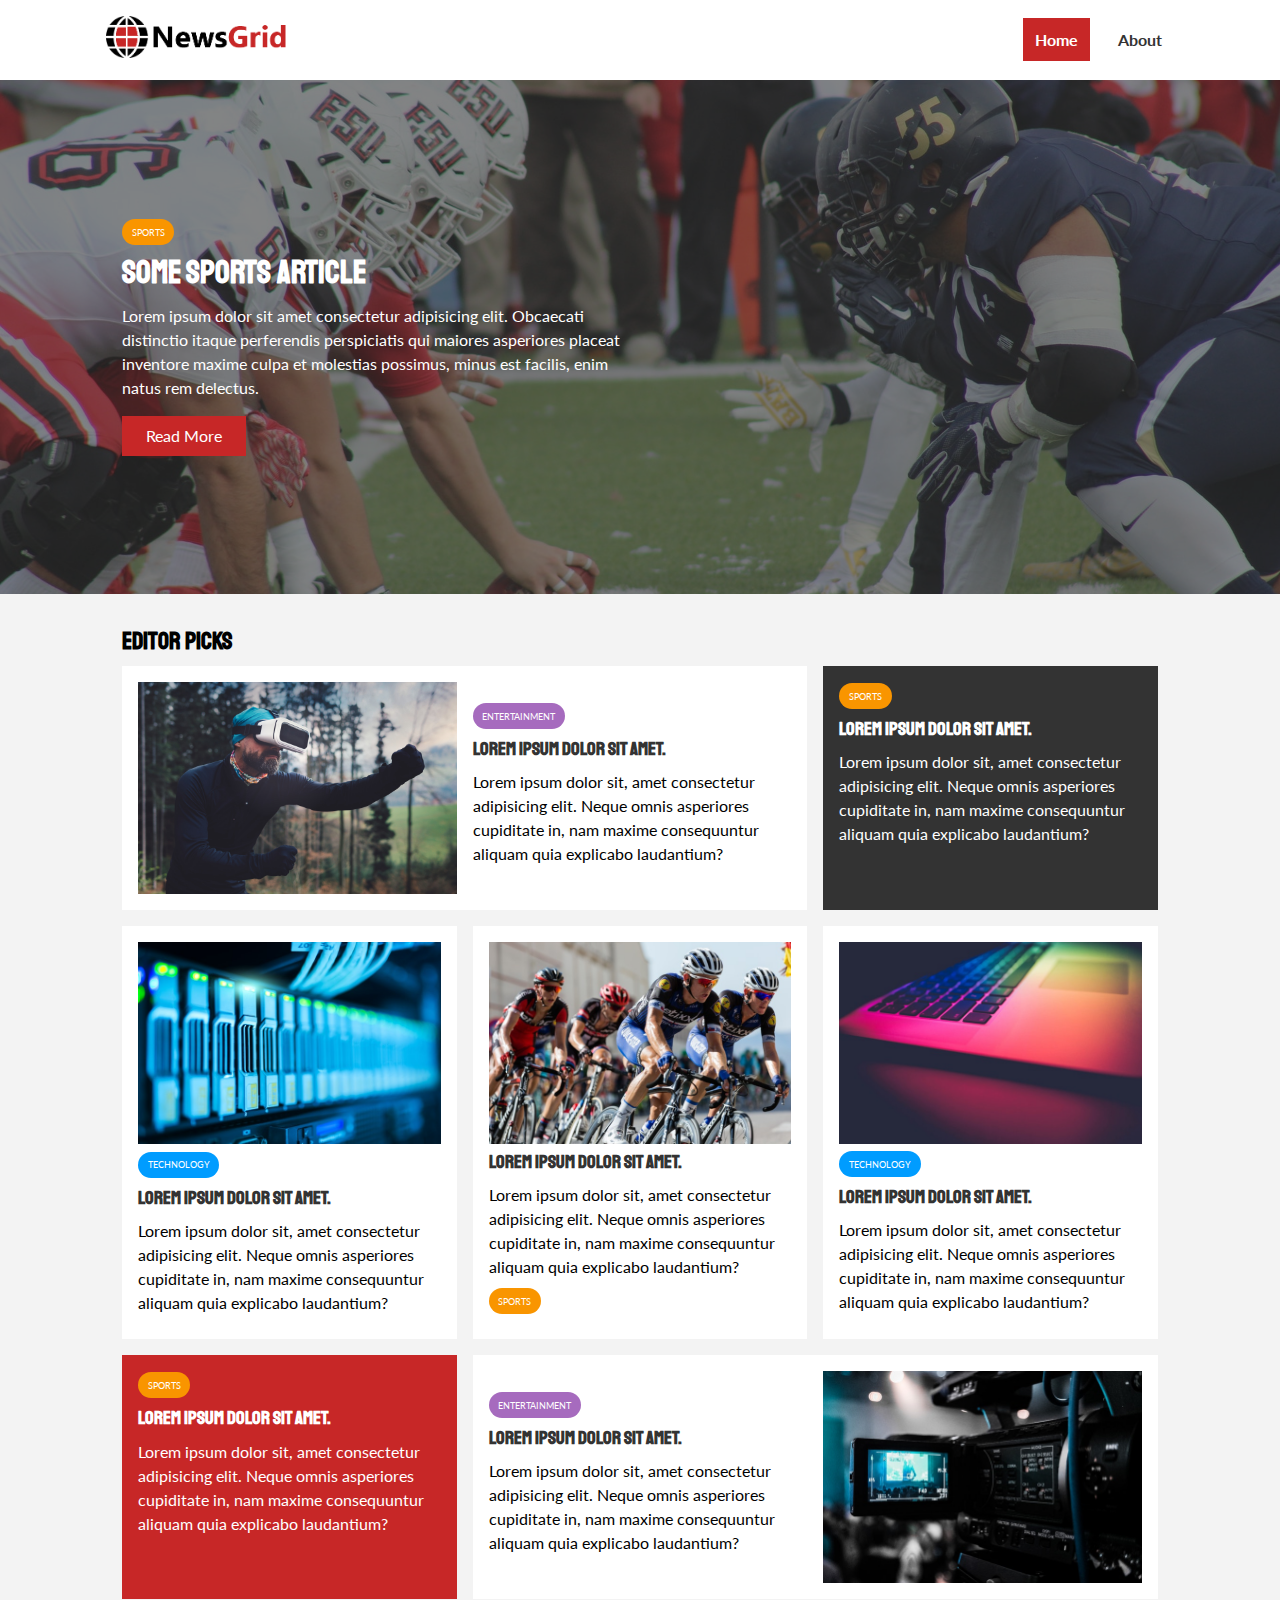
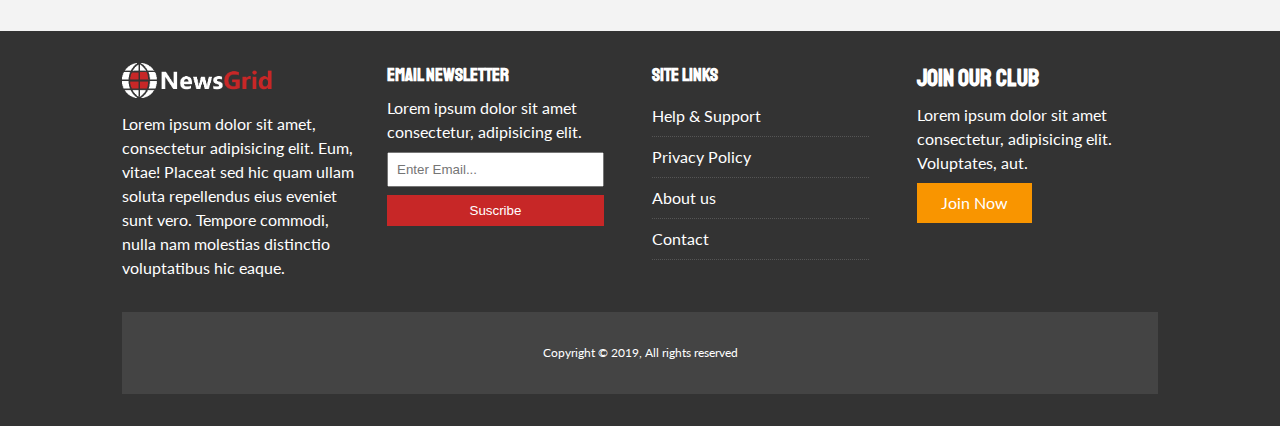
<file: index.html>
<!DOCTYPE html>
<html lang="en">
  <head>
    <meta charset="UTF-8" />
    <meta http-equiv="X-UA-Compatible" content="IE=edge" />
    <meta name="viewport" content="width=device-width, initial-scale=1.0" />
    <link
      rel="stylesheet"
      href="https://cdnjs.cloudflare.com/ajax/libs/font-awesome/6.1.1/css/all.min.css"
      integrity="sha512-KfkfwYDsLkIlwQp6LFnl8zNdLGxu9YAA1QvwINks4PhcElQSvqcyVLLD9aMhXd13uQjoXtEKNosOWaZqXgel0g=="
      crossorigin="anonymous"
      referrerpolicy="no-referrer"
    />
    <link rel="preconnect" href="https://fonts.googleapis.com" />
    <link rel="preconnect" href="https://fonts.gstatic.com" crossorigin />
    <link
      href="https://fonts.googleapis.com/css2?family=Lato:wght@400;700;900&family=Staatliches&display=swap"
      rel="stylesheet"
    />
    <link rel="stylesheet" href="css/style.css" />
    <link
      rel="stylesheet"
      media="screen and (max-width: 768px)"
      href="css/mobile.css"
    />
    <link rel="shortcut icon" type="image/x-icon" href="favicon.ico" />

    <title>NewsGrid | Latest News</title>
  </head>
  <body>
    <nav id="main-nav">
      <div class="container">
        <a href="index.html"
          ><img src="img/logo.png" alt="NewsGrid" class="logo"
        /></a>
        <div class="social">
          <a target="_blank" href="https://facebook.com"
            ><i class="fab fa-facebook fa-2x"></i
          ></a>
          <a target="_blank" href="https://twitter.com"
            ><i class="fab fa-twitter fa-2x"></i
          ></a>
          <a target="_blank" href="https://instagram.com"
            ><i class="fab fa-instagram fa-2x"></i
          ></a>
          <a target="_blank" href="https://youtube.com"
            ><i class="fab fa-youtube fa-2x"></i
          ></a>
        </div>
        <ul>
          <li><a class="current" href="index.html">Home</a></li>
          <li><a href="about.html">About</a></li>
        </ul>
      </div>
    </nav>

    <!-- Showcase -->
    <header id="showcase">
      <div class="container">
        <div class="showcase-container">
          <div class="showcase-content">
            <div class="category category-sports">Sports</div>
            <h1>Some Sports Article</h1>
            <p>
              Lorem ipsum dolor sit amet consectetur adipisicing elit. Obcaecati
              distinctio itaque perferendis perspiciatis qui maiores asperiores
              placeat inventore maxime culpa et molestias possimus, minus est
              facilis, enim natus rem delectus.
            </p>
            <a href="article.html" class="btn btn-primary">Read More</a>
          </div>
        </div>
      </div>
    </header>

    <!-- Home articles -->
    <section id="home-articles" class="py-2">
      <div class="container">
        <h2>Editor Picks</h2>
        <div class="articles-container">
          <!-- Article #1 -->
          <article class="card">
            <img src="./img/articles/ent1.jpg" alt="" />
            <div>
              <div class="category category-ent">Entertainment</div>
              <h3>
                <a href="article.html">Lorem ipsum dolor sit amet.</a>
              </h3>
              <p>
                Lorem ipsum dolor sit, amet consectetur adipisicing elit. Neque
                omnis asperiores cupiditate in, nam maxime consequuntur aliquam
                quia explicabo laudantium?
              </p>
            </div>
          </article>

          <!-- Article #2 -->
          <article class="card bg-dark">
            <div class="category category-sports">Sports</div>
            <h3>
              <a href="article.html">Lorem ipsum dolor sit amet.</a>
            </h3>
            <p>
              Lorem ipsum dolor sit, amet consectetur adipisicing elit. Neque
              omnis asperiores cupiditate in, nam maxime consequuntur aliquam
              quia explicabo laudantium?
            </p>
          </article>

          <!-- Article #3 -->
          <article class="card">
            <img src="./img/articles/tech1.jpg" alt="" />
            <div>
              <div class="category category-tech">Technology</div>
              <h3>
                <a href="article.html">Lorem ipsum dolor sit amet.</a>
              </h3>
              <p>
                Lorem ipsum dolor sit, amet consectetur adipisicing elit. Neque
                omnis asperiores cupiditate in, nam maxime consequuntur aliquam
                quia explicabo laudantium?
              </p>
            </div>
          </article>

          <!-- Article #4 -->
          <article class="card">
            <img src="./img/articles/sports1.jpg" alt="" />
            <div>
              <h3>
                <a href="article.html">Lorem ipsum dolor sit amet.</a>
              </h3>
              <p>
                Lorem ipsum dolor sit, amet consectetur adipisicing elit. Neque
                omnis asperiores cupiditate in, nam maxime consequuntur aliquam
                quia explicabo laudantium?
              </p>
              <div class="category category-sports">Sports</div>
            </div>
          </article>

          <!-- Article #5 -->
          <article class="card">
            <img src="./img/articles/tech2.jpg" alt="" />
            <div>
              <div class="category category-tech">Technology</div>
              <h3>
                <a href="article.html">Lorem ipsum dolor sit amet.</a>
              </h3>
              <p>
                Lorem ipsum dolor sit, amet consectetur adipisicing elit. Neque
                omnis asperiores cupiditate in, nam maxime consequuntur aliquam
                quia explicabo laudantium?
              </p>
            </div>
          </article>

          <!-- Article #6 -->
          <article class="card bg-primary">
            <div class="category category-sports">Sports</div>
            <h3>
              <a href="article.html">Lorem ipsum dolor sit amet.</a>
            </h3>
            <p>
              Lorem ipsum dolor sit, amet consectetur adipisicing elit. Neque
              omnis asperiores cupiditate in, nam maxime consequuntur aliquam
              quia explicabo laudantium?
            </p>
          </article>

          <!-- Article #7 -->
          <article class="card">
            <div>
              <div class="category category-ent">Entertainment</div>
              <h3>
                <a href="article.html">Lorem ipsum dolor sit amet.</a>
              </h3>
              <p>
                Lorem ipsum dolor sit, amet consectetur adipisicing elit. Neque
                omnis asperiores cupiditate in, nam maxime consequuntur aliquam
                quia explicabo laudantium?
              </p>
            </div>
            <img src="./img/articles/ent2.jpg" alt="" />
          </article>
        </div>
      </div>
    </section>

    <!-- Footer -->
    <footer id="main-footer" class="py-2">
      <div class="container footer-container">
        <!-- Column #1 -->
        <div>
          <img src="./img/logo_light.png" alt="NewsGrid" />
          <p>
            Lorem ipsum dolor sit amet, consectetur adipisicing elit. Eum,
            vitae! Placeat sed hic quam ullam soluta repellendus eius eveniet
            sunt vero. Tempore commodi, nulla nam molestias distinctio
            voluptatibus hic eaque.
          </p>
        </div>

        <!-- Column #2 -->
        <div>
          <h3>Email Newsletter</h3>
          <p>Lorem ipsum dolor sit amet consectetur, adipisicing elit.</p>
          <form action="">
            <input type="email" placeholder="Enter Email..." />
            <input type="submit" value="Suscribe" class="btn btn-primary" />
          </form>
        </div>

        <!-- Column #3 -->
        <div>
          <h3>Site Links</h3>
          <ul class="list">
            <li><a href="#">Help & Support</a></li>
            <li><a href="#">Privacy Policy</a></li>
            <li><a href="#">About us</a></li>
            <li><a href="#">Contact</a></li>
          </ul>
        </div>

        <!-- Column #4 -->
        <div>
          <h2>Join Our Club</h2>
          <p>
            Lorem ipsum dolor sit amet consectetur, adipisicing elit.
            Voluptates, aut.
          </p>
          <a href="#" class="btn btn-secondary">Join Now</a>
        </div>

        <!-- Copyright -->
        <div>
          <p>Copyright &copy; 2019, All rights reserved</p>
        </div>
      </div>
    </footer>
  </body>
</html>
</file>
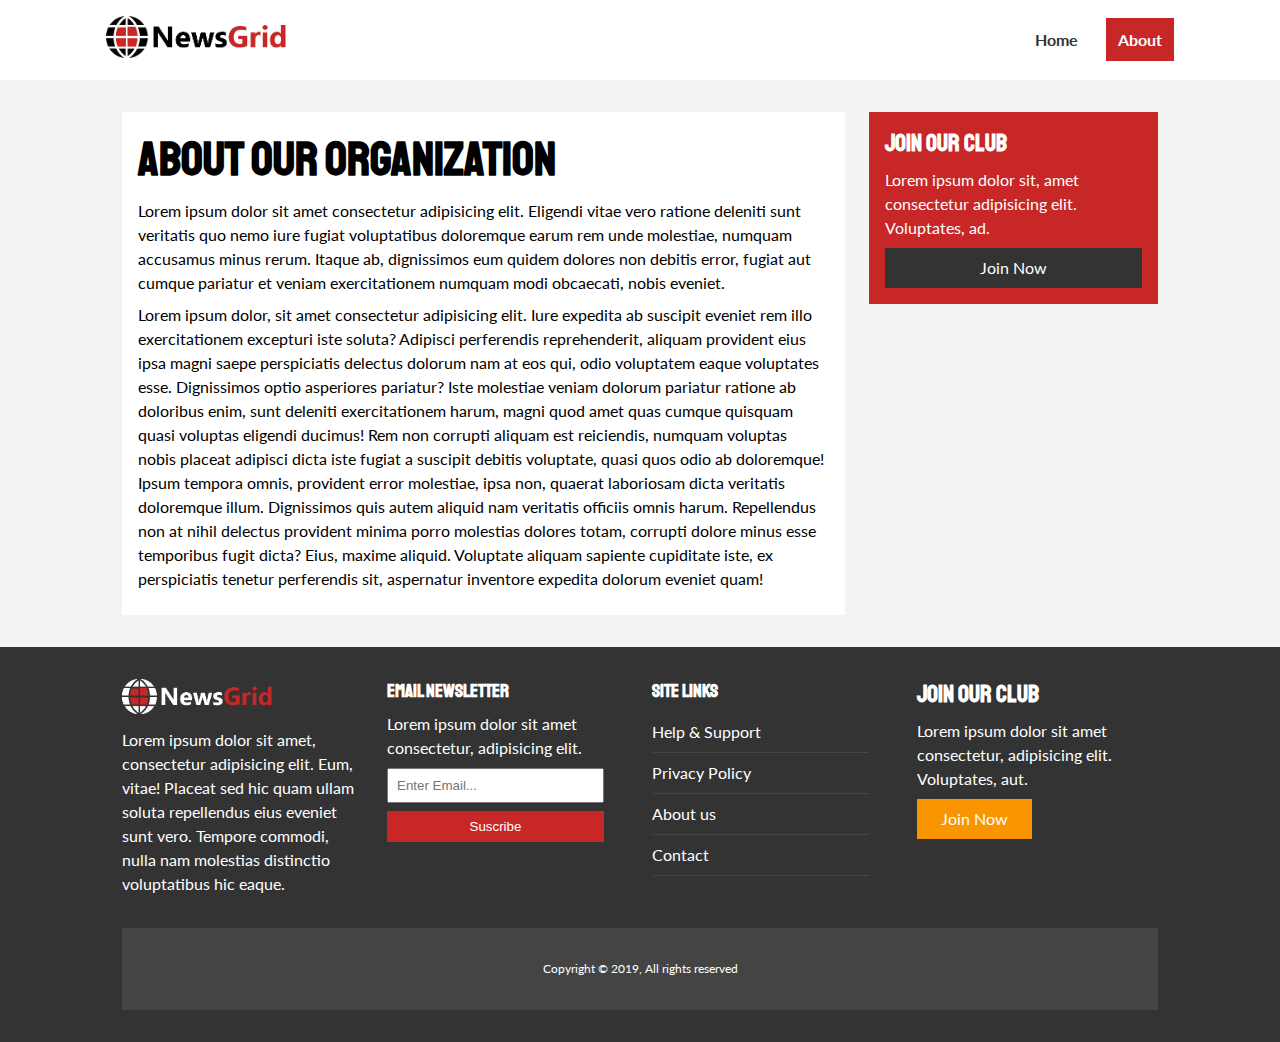
<file: about.html>
<!DOCTYPE html>
<html lang="en">
  <head>
    <meta charset="UTF-8" />
    <meta http-equiv="X-UA-Compatible" content="IE=edge" />
    <meta name="viewport" content="width=device-width, initial-scale=1.0" />
    <link
      rel="stylesheet"
      href="https://cdnjs.cloudflare.com/ajax/libs/font-awesome/6.1.1/css/all.min.css"
      integrity="sha512-KfkfwYDsLkIlwQp6LFnl8zNdLGxu9YAA1QvwINks4PhcElQSvqcyVLLD9aMhXd13uQjoXtEKNosOWaZqXgel0g=="
      crossorigin="anonymous"
      referrerpolicy="no-referrer"
    />
    <link rel="preconnect" href="https://fonts.googleapis.com" />
    <link rel="preconnect" href="https://fonts.gstatic.com" crossorigin />
    <link
      href="https://fonts.googleapis.com/css2?family=Lato:wght@400;700;900&family=Staatliches&display=swap"
      rel="stylesheet"
    />
    <link rel="stylesheet" href="css/style.css" />
    <link
      rel="stylesheet"
      media="screen and (max-width: 768px)"
      href="css/mobile.css"
    />
    <link rel="shortcut icon" type="image/x-icon" href="favicon.ico" />

    <title>NewsGrid | About</title>
  </head>
  <body>
    <nav id="main-nav">
      <div class="container">
        <a href="index.html"
          ><img src="img/logo.png" alt="NewsGrid" class="logo"
        /></a>
        <div class="social">
          <a target="_blank" href="https://facebook.com"
            ><i class="fab fa-facebook fa-2x"></i
          ></a>
          <a target="_blank" href="https://twitter.com"
            ><i class="fab fa-twitter fa-2x"></i
          ></a>
          <a target="_blank" href="https://instagram.com"
            ><i class="fab fa-instagram fa-2x"></i
          ></a>
          <a target="_blank" href="https://youtube.com"
            ><i class="fab fa-youtube fa-2x"></i
          ></a>
        </div>
        <ul>
          <li><a href="index.html">Home</a></li>
          <li><a class="current" href="about.html">About</a></li>
        </ul>
      </div>
    </nav>

    <!-- About -->

    <section id="about">
      <div class="container">
        <div class="page-container">
          <article class="card">
            <h1 class="l-heading">About Our Organization</h1>
            <p>
              Lorem ipsum dolor sit amet consectetur adipisicing elit. Eligendi
              vitae vero ratione deleniti sunt veritatis quo nemo iure fugiat
              voluptatibus doloremque earum rem unde molestiae, numquam
              accusamus minus rerum. Itaque ab, dignissimos eum quidem dolores
              non debitis error, fugiat aut cumque pariatur et veniam
              exercitationem numquam modi obcaecati, nobis eveniet.
            </p>
            <p>
              Lorem ipsum dolor, sit amet consectetur adipisicing elit. Iure
              expedita ab suscipit eveniet rem illo exercitationem excepturi
              iste soluta? Adipisci perferendis reprehenderit, aliquam provident
              eius ipsa magni saepe perspiciatis delectus dolorum nam at eos
              qui, odio voluptatem eaque voluptates esse. Dignissimos optio
              asperiores pariatur? Iste molestiae veniam dolorum pariatur
              ratione ab doloribus enim, sunt deleniti exercitationem harum,
              magni quod amet quas cumque quisquam quasi voluptas eligendi
              ducimus! Rem non corrupti aliquam est reiciendis, numquam voluptas
              nobis placeat adipisci dicta iste fugiat a suscipit debitis
              voluptate, quasi quos odio ab doloremque! Ipsum tempora omnis,
              provident error molestiae, ipsa non, quaerat laboriosam dicta
              veritatis doloremque illum. Dignissimos quis autem aliquid nam
              veritatis officiis omnis harum. Repellendus non at nihil delectus
              provident minima porro molestias dolores totam, corrupti dolore
              minus esse temporibus fugit dicta? Eius, maxime aliquid. Voluptate
              aliquam sapiente cupiditate iste, ex perspiciatis tenetur
              perferendis sit, aspernatur inventore expedita dolorum eveniet
              quam!
            </p>
          </article>
          <aside class="card bg-primary">
            <h2>Join Our Club</h2>
            <p>
              Lorem ipsum dolor sit, amet consectetur adipisicing elit.
              Voluptates, ad.
            </p>
            <a href="#" class="btn btn-dark btn-block">Join Now</a>
          </aside>
        </div>
      </div>
    </section>

    <!-- Footer -->
    <footer id="main-footer" class="py-2">
      <div class="container footer-container">
        <!-- Column #1 -->
        <div>
          <img src="./img/logo_light.png" alt="NewsGrid" />
          <p>
            Lorem ipsum dolor sit amet, consectetur adipisicing elit. Eum,
            vitae! Placeat sed hic quam ullam soluta repellendus eius eveniet
            sunt vero. Tempore commodi, nulla nam molestias distinctio
            voluptatibus hic eaque.
          </p>
        </div>

        <!-- Column #2 -->
        <div>
          <h3>Email Newsletter</h3>
          <p>Lorem ipsum dolor sit amet consectetur, adipisicing elit.</p>
          <form action="">
            <input type="email" placeholder="Enter Email..." />
            <input type="submit" value="Suscribe" class="btn btn-primary" />
          </form>
        </div>

        <!-- Column #3 -->
        <div>
          <h3>Site Links</h3>
          <ul class="list">
            <li><a href="#">Help & Support</a></li>
            <li><a href="#">Privacy Policy</a></li>
            <li><a href="#">About us</a></li>
            <li><a href="#">Contact</a></li>
          </ul>
        </div>

        <!-- Column #4 -->
        <div>
          <h2>Join Our Club</h2>
          <p>
            Lorem ipsum dolor sit amet consectetur, adipisicing elit.
            Voluptates, aut.
          </p>
          <a href="#" class="btn btn-secondary">Join Now</a>
        </div>

        <!-- Copyright -->
        <div>
          <p>Copyright &copy; 2019, All rights reserved</p>
        </div>
      </div>
    </footer>
  </body>
</html>
</file>
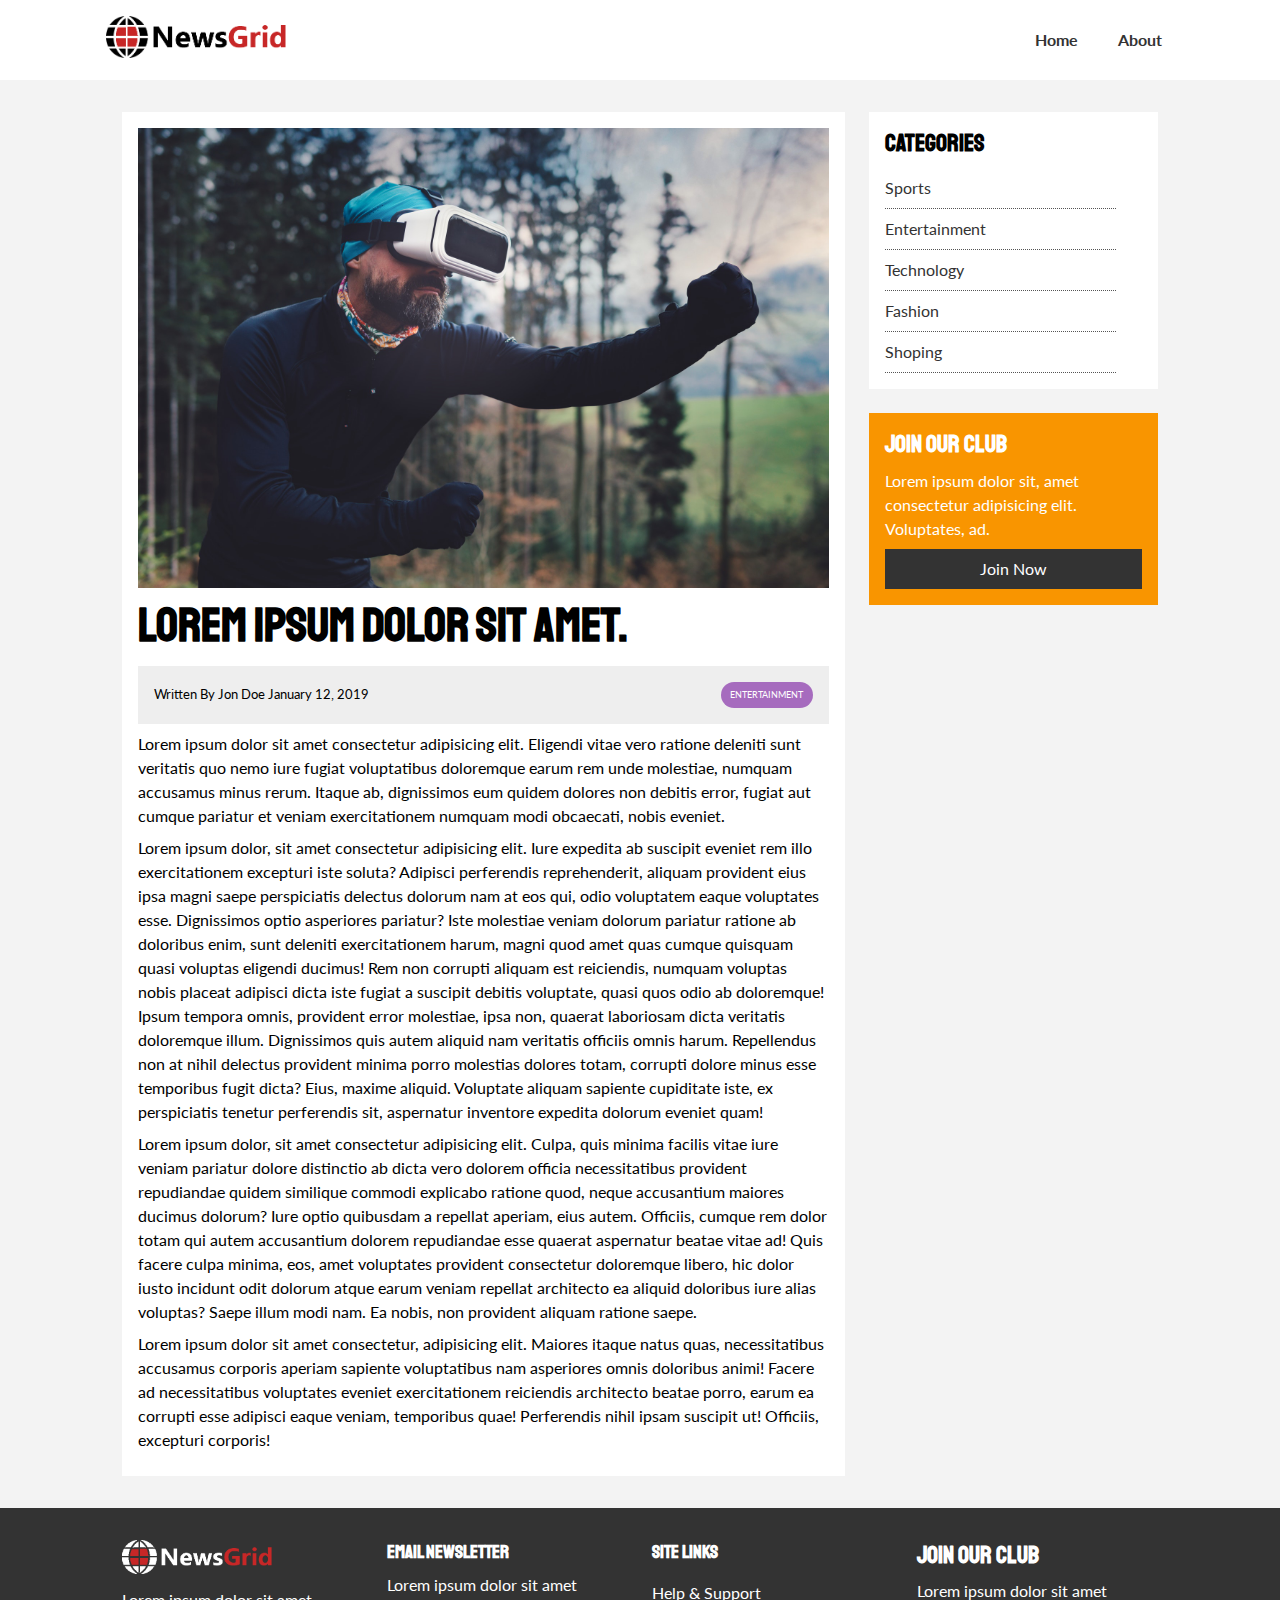
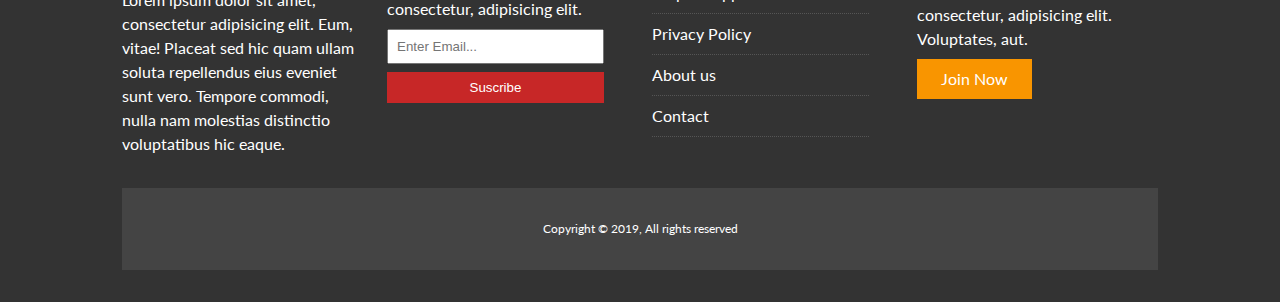
<file: article.html>
<!DOCTYPE html>
<html lang="en">
  <head>
    <meta charset="UTF-8" />
    <meta http-equiv="X-UA-Compatible" content="IE=edge" />
    <meta name="viewport" content="width=device-width, initial-scale=1.0" />
    <link
      rel="stylesheet"
      href="https://cdnjs.cloudflare.com/ajax/libs/font-awesome/6.1.1/css/all.min.css"
      integrity="sha512-KfkfwYDsLkIlwQp6LFnl8zNdLGxu9YAA1QvwINks4PhcElQSvqcyVLLD9aMhXd13uQjoXtEKNosOWaZqXgel0g=="
      crossorigin="anonymous"
      referrerpolicy="no-referrer"
    />
    <link rel="preconnect" href="https://fonts.googleapis.com" />
    <link rel="preconnect" href="https://fonts.gstatic.com" crossorigin />
    <link
      href="https://fonts.googleapis.com/css2?family=Lato:wght@400;700;900&family=Staatliches&display=swap"
      rel="stylesheet"
    />
    <link rel="stylesheet" href="css/style.css" />
    <link
      rel="stylesheet"
      media="screen and (max-width: 768px)"
      href="css/mobile.css"
    />
    <link rel="shortcut icon" type="image/x-icon" href="favicon.ico" />

    <title>NewsGrid | Article News</title>
  </head>
  <body>
    <nav id="main-nav">
      <div class="container">
        <a href="index.html"
          ><img src="img/logo.png" alt="NewsGrid" class="logo"
        /></a>
        <div class="social">
          <a target="_blank" href="https://facebook.com"
            ><i class="fab fa-facebook fa-2x"></i
          ></a>
          <a target="_blank" href="https://twitter.com"
            ><i class="fab fa-twitter fa-2x"></i
          ></a>
          <a target="_blank" href="https://instagram.com"
            ><i class="fab fa-instagram fa-2x"></i
          ></a>
          <a target="_blank" href="https://youtube.com"
            ><i class="fab fa-youtube fa-2x"></i
          ></a>
        </div>
        <ul>
          <li><a href="index.html">Home</a></li>
          <li><a href="about.html">About</a></li>
        </ul>
      </div>
    </nav>

    <!-- Article -->

    <section id="article">
      <div class="container">
        <div class="page-container">
          <article class="card">
            <img src="./img/articles/ent1.jpg" alt="" />
            <h1 class="l-heading">Lorem ipsum dolor sit amet.</h1>
            <div class="meta">
              <small>
                <i class="fas fa-user"></i> Written By Jon Doe January 12, 2019
              </small>
              <div class="category category-ent">Entertainment</div>
            </div>
            <p>
              Lorem ipsum dolor sit amet consectetur adipisicing elit. Eligendi
              vitae vero ratione deleniti sunt veritatis quo nemo iure fugiat
              voluptatibus doloremque earum rem unde molestiae, numquam
              accusamus minus rerum. Itaque ab, dignissimos eum quidem dolores
              non debitis error, fugiat aut cumque pariatur et veniam
              exercitationem numquam modi obcaecati, nobis eveniet.
            </p>
            <p>
              Lorem ipsum dolor, sit amet consectetur adipisicing elit. Iure
              expedita ab suscipit eveniet rem illo exercitationem excepturi
              iste soluta? Adipisci perferendis reprehenderit, aliquam provident
              eius ipsa magni saepe perspiciatis delectus dolorum nam at eos
              qui, odio voluptatem eaque voluptates esse. Dignissimos optio
              asperiores pariatur? Iste molestiae veniam dolorum pariatur
              ratione ab doloribus enim, sunt deleniti exercitationem harum,
              magni quod amet quas cumque quisquam quasi voluptas eligendi
              ducimus! Rem non corrupti aliquam est reiciendis, numquam voluptas
              nobis placeat adipisci dicta iste fugiat a suscipit debitis
              voluptate, quasi quos odio ab doloremque! Ipsum tempora omnis,
              provident error molestiae, ipsa non, quaerat laboriosam dicta
              veritatis doloremque illum. Dignissimos quis autem aliquid nam
              veritatis officiis omnis harum. Repellendus non at nihil delectus
              provident minima porro molestias dolores totam, corrupti dolore
              minus esse temporibus fugit dicta? Eius, maxime aliquid. Voluptate
              aliquam sapiente cupiditate iste, ex perspiciatis tenetur
              perferendis sit, aspernatur inventore expedita dolorum eveniet
              quam!
            </p>
            <p>
              Lorem ipsum dolor, sit amet consectetur adipisicing elit. Culpa,
              quis minima facilis vitae iure veniam pariatur dolore distinctio
              ab dicta vero dolorem officia necessitatibus provident repudiandae
              quidem similique commodi explicabo ratione quod, neque accusantium
              maiores ducimus dolorum? Iure optio quibusdam a repellat aperiam,
              eius autem. Officiis, cumque rem dolor totam qui autem accusantium
              dolorem repudiandae esse quaerat aspernatur beatae vitae ad! Quis
              facere culpa minima, eos, amet voluptates provident consectetur
              doloremque libero, hic dolor iusto incidunt odit dolorum atque
              earum veniam repellat architecto ea aliquid doloribus iure alias
              voluptas? Saepe illum modi nam. Ea nobis, non provident aliquam
              ratione saepe.
            </p>
            <p>
              Lorem ipsum dolor sit amet consectetur, adipisicing elit. Maiores
              itaque natus quas, necessitatibus accusamus corporis aperiam
              sapiente voluptatibus nam asperiores omnis doloribus animi! Facere
              ad necessitatibus voluptates eveniet exercitationem reiciendis
              architecto beatae porro, earum ea corrupti esse adipisci eaque
              veniam, temporibus quae! Perferendis nihil ipsam suscipit ut!
              Officiis, excepturi corporis!
            </p>
          </article>

          <aside id="categories" class="card">
            <h2>Categories</h2>
            <ul class="list">
              <li>
                <a href="#"> <i class="fas fa-chevron-right"></i> Sports</a>
              </li>
              <li>
                <a href="#">
                  <i class="fas fa-chevron-right"></i> Entertainment</a
                >
              </li>
              <li>
                <a href="#"> <i class="fas fa-chevron-right"></i> Technology</a>
              </li>
              <li>
                <a href="#"> <i class="fas fa-chevron-right"></i> Fashion</a>
              </li>
              <li>
                <a href="#"> <i class="fas fa-chevron-right"></i> Shoping</a>
              </li>
            </ul>
          </aside>
          <aside class="card bg-secondary">
            <h2>Join Our Club</h2>
            <p>
              Lorem ipsum dolor sit, amet consectetur adipisicing elit.
              Voluptates, ad.
            </p>
            <a href="#" class="btn btn-dark btn-block">Join Now</a>
          </aside>
        </div>
      </div>
    </section>

    <!-- Footer -->
    <footer id="main-footer" class="py-2">
      <div class="container footer-container">
        <!-- Column #1 -->
        <div>
          <img src="./img/logo_light.png" alt="NewsGrid" />
          <p>
            Lorem ipsum dolor sit amet, consectetur adipisicing elit. Eum,
            vitae! Placeat sed hic quam ullam soluta repellendus eius eveniet
            sunt vero. Tempore commodi, nulla nam molestias distinctio
            voluptatibus hic eaque.
          </p>
        </div>

        <!-- Column #2 -->
        <div>
          <h3>Email Newsletter</h3>
          <p>Lorem ipsum dolor sit amet consectetur, adipisicing elit.</p>
          <form action="">
            <input type="email" placeholder="Enter Email..." />
            <input type="submit" value="Suscribe" class="btn btn-primary" />
          </form>
        </div>

        <!-- Column #3 -->
        <div>
          <h3>Site Links</h3>
          <ul class="list">
            <li><a href="#">Help & Support</a></li>
            <li><a href="#">Privacy Policy</a></li>
            <li><a href="#">About us</a></li>
            <li><a href="#">Contact</a></li>
          </ul>
        </div>

        <!-- Column #4 -->
        <div>
          <h2>Join Our Club</h2>
          <p>
            Lorem ipsum dolor sit amet consectetur, adipisicing elit.
            Voluptates, aut.
          </p>
          <a href="#" class="btn btn-secondary">Join Now</a>
        </div>

        <!-- Copyright -->
        <div>
          <p>Copyright &copy; 2019, All rights reserved</p>
        </div>
      </div>
    </footer>
  </body>
</html>
</file>
<file: css/style.css>
:root {
  --primary-color: #c72727;
  --secondary-color: #f99500;
  --light-color: #f3f3f3;
  --dark-color: #333;
  --max-width: 1100px;
}

.category {
  --sports-color: #f99500;
  --ent-color: #a66bbe;
  --tech-color: #009cff;
}

*,
*::before,
*::after {
  box-sizing: border-box;
  margin: 0;
  padding: 0;
}

body {
  font-family: "Lato", sans-serif;
  line-height: 1.5;
  background-color: var(--light-color);
}

a {
  color: var(--dark-color);
  text-decoration: none;
}

ul,
ol {
  list-style: none;
}
p {
  margin: 0.5rem 0;
}
img {
  width: 100%;
}

h1,
h2,
h3,
h4,
h5,
h6 {
  font-family: "Staatliches", cursive;
  margin-bottom: 0.55rem;
  line-height: 1.3;
}

/* Utility */

.container {
  max-width: var(--max-width);
  margin: auto;
  padding: 0 2rem;
  overflow: hidden;
}

.category {
  display: inline-block;
  color: #fff;
  font-size: 0.55rem;
  text-transform: uppercase;
  padding: 0.4rem 0.6rem;
  border-radius: 15px;
  margin-bottom: 0.5rem;
}

.category-sports {
  background: var(--sports-color);
}
.category-ent {
  background: var(--ent-color);
}
.category-tech {
  background: var(--tech-color);
}

.btn {
  display: inline-block;
  border: none;
  background: var(--dark-color);
  color: #fff;
  padding: 0.5rem 1.5rem;
}

.btn:hover {
  opacity: 0.9; /* no matter the color it will change the button on hover */
}
.btn-light {
  background: var(--light-color);
}
.btn-primary {
  background: var(--primary-color);
}
.btn-secondary {
  background: var(--secondary-color);
}

.btn-block {
  display: block;
  width: 100%;
  text-align: center;
}

.card {
  background: #fff;
  padding: 1rem;
}

.bg-dark {
  background-color: var(--dark-color);
  color: #fff;
}
.bg-primary {
  background-color: var(--primary-color);
  color: #fff;
}
.bg-secondary {
  background-color: var(--secondary-color);
  color: #fff;
}
.bg-dark h1,
.bg-dark h2,
.bg-dark h3,
.bg-dark a {
  color: #fff;
}

.bg-primary h1,
.bg-primary h2,
.bg-primary h3,
.bg-primary a {
  color: #fff;
}

.bg-secondary h1,
.bg-secondary h2,
.bg-secondary h3,
.bg-secondary a {
  color: #fff;
}
.py-1 {
  padding: 1.5rem 0;
}
.py-2 {
  padding: 2rem 0;
}
.py-3 {
  padding: 3rem 0;
}
.p-1 {
  padding: 1.5rem;
}
.p-2 {
  padding: 2rem;
}
.p-3 {
  padding: 3rem;
}

.l-heading {
  font-size: 3rem;
}
/* Inner page grid container */
.page-container {
  display: grid;
  grid-template-columns: 5fr 2fr;
  margin: 2rem 0;
  grid-gap: 1.5rem;
}

.page-container > *:first-child {
  grid-row: 1 / span 3;
}
/* Navigation */

#main-nav {
  background-color: #fff;
  position: sticky;
  top: 0;
  z-index: 2;
}

#main-nav .container {
  display: grid;
  grid-template-columns: 6fr 3fr 2fr;
  padding: 1rem;
  align-items: center;
}

#main-nav .logo {
  width: 180px;
}

#main-nav ul {
  justify-self: end;
  display: flex;
  gap: 1rem;
}

#main-nav ul li a {
  padding: 0.75rem;
  font-weight: bold;
}

#main-nav ul li a.current {
  background-color: var(--primary-color);
  color: #fff;
}

#main-nav ul li a:hover {
  background-color: var(--light-color);
  color: var(--dark-color);
}

#main-nav .social {
  justify-self: center;
}

#main-nav .social i {
  color: #777;
  margin-right: 0.75rem;
}

#main-nav .social i:hover {
  color: var(--primary-color);
}

/* Showcase */

#showcase {
  color: #fff;
  background: #333;
  padding: 2rem;
  position: relative;
}

#showcase::before {
  content: "";
  background: url("../img/featured.jpg") no-repeat center center/cover;
  position: absolute;
  top: 0;
  left: 0;
  width: 100%;
  height: 100%;
  opacity: 0.4;
}

#showcase .showcase-container {
  display: grid;
  grid-template-columns: repeat(2, 1fr);
  justify-content: center;
  align-items: center;
  height: 50vh;
}

#showcase .showcase-content {
  z-index: 1;
}

#showcase .showcase-content p {
  margin-bottom: 1rem;
}

/* Home Articles */
#home-articles .articles-container {
  display: grid;
  grid-template-columns: repeat(3, 1fr);
  grid-gap: 1rem;
}

#home-articles .articles-container > *:first-child,
#home-articles .articles-container > *:last-child {
  display: grid;
  grid-template-columns: repeat(2, 1fr);
  grid-gap: 1rem;
  align-items: center;
  grid-column: 1 / 3;
}
#home-articles .articles-container > *:last-child {
  grid-column: 2 / 4;
}

/* Footer */
#main-footer {
  background-color: var(--dark-color);
  color: #fff;
}

#main-footer img {
  width: 150px;
}

#main-footer a {
  color: #fff;
}

#main-footer .footer-container {
  display: grid;
  grid-template-columns: repeat(4, 1fr);
  grid-gap: 1.5rem;
}

#main-footer .footer-container > *:last-child {
  background-color: #444;
  grid-column: 1 / -1; /* Always span like this because it will be easier later when you have to add responsive queries and change the grid system */
  text-align: center;
  padding: 1.5rem;
  font-size: 0.75rem;
}

#main-footer .footer-container input[type="email"] {
  width: 90%;
  padding: 0.5rem;
  margin-bottom: 0.5rem;
}

#main-footer .footer-container input[type="submit"] {
  width: 90%;
}

#main-footer .list li {
  padding: 0.5rem 0;
  border-bottom: #555 dotted 1px;
  width: 90%;
}

#main-footer .list li a:hover {
  color: var(--primary-color);
}

/* Article */

#categories .list li {
  padding: 0.5rem 0;
  border-bottom: #555 dotted 1px;
  width: 90%;
}

#categories .list li a:hover {
  color: var(--primary-color);
}

#article .meta {
  display: flex;
  justify-content: space-between;
  align-items: center;
  background-color: #eee;
  padding: 1rem;
}

#article .meta .category {
  margin-bottom: 0;
}
</file>
<file: css/mobile.css>
/* Navigation */

#main-nav .social {
  display: none;
}

#main-nav .container {
  grid-template-columns: 1fr 1fr;
}
#main-nav ul {
  gap: 0;
}
#main-nav ul li a {
  padding: 0.5rem;
}
#main-nav .logo {
  width: 150px;
}

/* Articles grid layout for tablets */

#home-articles .articles-container {
  grid-template-columns: repeat(2, 1fr);
}
#home-articles .articles-container > *:first-child,
#home-articles .articles-container > *:last-child {
  grid-template-columns: 1fr;
  grid-column: 1;
}

@media (max-width: 600px) {
  /* Showcase, articles, and footer stack on mobile */
  #showcase .showcase-container,
  #home-articles .articles-container,
  #main-footer .footer-container {
    grid-template-columns: 1fr;
  }

  #main-footer .footer-container > *:first-child,
  #main-footer .footer-container > *:nth-child(2) {
    border-bottom: #444 dotted 1px;
    padding-bottom: 1rem;
  }

  .page-container {
    grid-template-columns: 1fr;
  }

  .page-container > *:first-child {
    grid-row: 1;
  }

  .l-heading {
    font-size: 2rem;
  }
}
</file>
